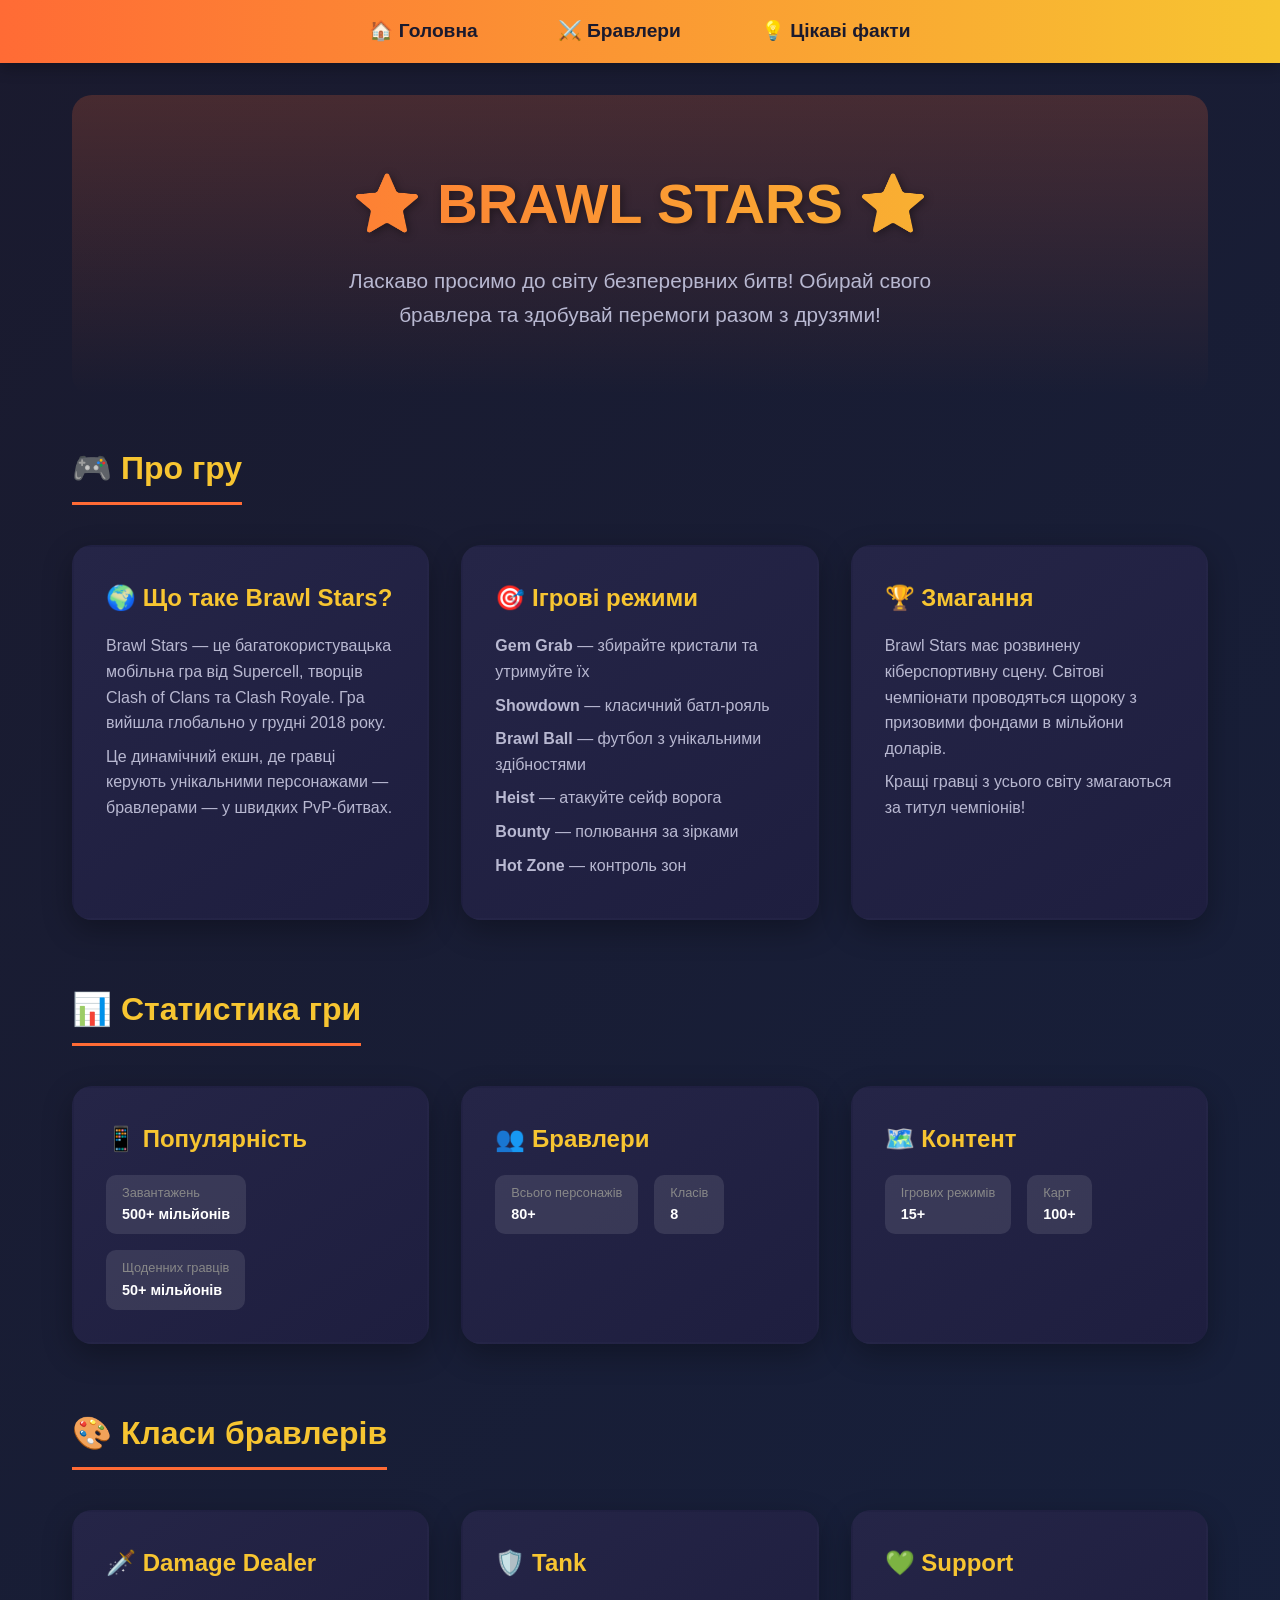
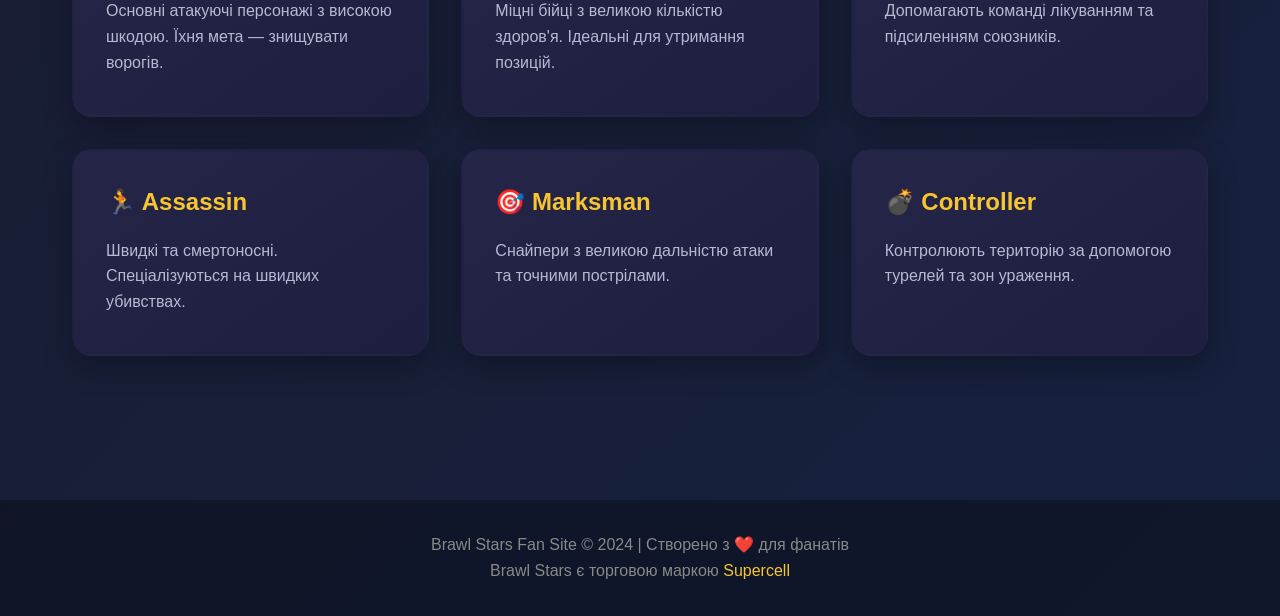
<file: index.html>
<!DOCTYPE html>
<html lang="uk">
<head>
    <meta charset="UTF-8">
    <meta name="viewport" content="width=device-width, initial-scale=1.0">
    <title>Brawl Stars — Головна</title>
    <link
    rel="stylesheet"
    href="https://cdnjs.cloudflare.com/ajax/libs/animate.css/4.1.1/animate.min.css"
  />
    <link rel="stylesheet" href="style.css">
</head>
<body>
    <nav>
        <ul>
            <li><a href="index.html">🏠 Головна</a></li>
            <li><a href="brawlers.html">⚔️ Бравлери</a></li>
            <li><a href="facts.html">💡 Цікаві факти</a></li>
        </ul>
    </nav>
    <div class="container">
        <section class="hero">
            <h1 class="animate__animated animate__slideInUp">⭐ BRAWL STARS ⭐</h1>
            <p class="animate__animated animate__slideInUp">Ласкаво просимо до світу безперервних битв! Обирай свого бравлера та здобувай перемоги разом з друзями!</p>
        </section>
        <section>
            <h2 class="animate__animated animate__slideInUp">🎮 Про гру</h2>
            <div class="cards-grid">
                <div class="card">
                    <h3>🌍 Що таке Brawl Stars?</h3>
                    <p class="animate__animated animate__slideInUp"da>Brawl Stars — це багатокористувацька мобільна гра від Supercell, творців Clash of Clans та Clash Royale. Гра вийшла глобально у грудні 2018 року.</p>
                    <p>Це динамічний екшн, де гравці керують унікальними персонажами — бравлерами — у швидких PvP-битвах.</p>
                </div>
                <div class="card">
                    <h3>🎯 Ігрові режими</h3>
                    <p><strong>Gem Grab</strong> — збирайте кристали та утримуйте їх</p>
                    <p><strong>Showdown</strong> — класичний батл-рояль</p>
                    <p><strong>Brawl Ball</strong> — футбол з унікальними здібностями</p>
                    <p><strong>Heist</strong> — атакуйте сейф ворога</p>
                    <p><strong>Bounty</strong> — полювання за зірками</p>
                    <p><strong>Hot Zone</strong> — контроль зон</p>
                </div>
                <div class="card">
                    <h3>🏆 Змагання</h3>
                    <p class="animate__animated animate__slideInUp">Brawl Stars має розвинену кіберспортивну сцену. Світові чемпіонати проводяться щороку з призовими фондами в мільйони доларів.</p>
                    <p class="animate__animated animate__slideInUp">Кращі гравці з усього світу змагаються за титул чемпіонів!</p>
                </div>
            </div>
        </section>
        <section>
            <h2 class="animate__animated animate__slideInUp">📊 Статистика гри</h2>
            <div class="cards-grid">
                <div class="card">
                    <h3>📱 Популярність</h3>
                    <div class="stats">
                        <div class="stat">
                            <div class="stat-label">Завантажень</div>
                            <strong>500+ мільйонів</strong>
                        </div>
                        <div class="stat">
                            <div class="stat-label">Щоденних гравців</div>
                            <strong>50+ мільйонів</strong>
                        </div>
                    </div>
                </div>
                <div class="card">
                    <h3>👥 Бравлери</h3>
                    <div class="stats">
                        <div class="stat">
                            <div class="stat-label">Всього персонажів</div>
                            <strong>80+</strong>
                        </div>
                        <div class="stat">
                            <div class="stat-label">Класів</div>
                            <strong>8</strong>
                        </div>
                    </div>
                </div>
                <div class="card">
                    <h3>🗺️ Контент</h3>
                    <div class="stats">
                        <div class="stat">
                            <div class="stat-label">Ігрових режимів</div>
                            <strong>15+</strong>
                        </div>
                        <div class="stat">
                            <div class="stat-label">Карт</div>
                            <strong>100+</strong>
                        </div>
                    </div>
                </div>
            </div>
        </section>
        <section>
            <h2>🎨 Класи бравлерів</h2>
            <div class="cards-grid">
                <div class="card">
                    <h3>🗡️ Damage Dealer</h3>
                    <p>Основні атакуючі персонажі з високою шкодою. Їхня мета — знищувати ворогів.</p>
                </div>
                <div class="card">
                    <h3>🛡️ Tank</h3>
                    <p>Міцні бійці з великою кількістю здоров'я. Ідеальні для утримання позицій.</p>
                </div>
                <div class="card">
                    <h3>💚 Support</h3>
                    <p>Допомагають команді лікуванням та підсиленням союзників.</p>
                </div>
                <div class="card">
                    <h3>🏃 Assassin</h3>
                    <p>Швидкі та смертоносні. Спеціалізуються на швидких убивствах.</p>
                </div>
                <div class="card">
                    <h3>🎯 Marksman</h3>
                    <p>Снайпери з великою дальністю атаки та точними пострілами.</p>
                </div>
                <div class="card">
                    <h3>💣 Controller</h3>
                    <p>Контролюють територію за допомогою турелей та зон ураження.</p>
                </div>
            </div>
        </section>
    </div>
    <footer>
        <p>Brawl Stars Fan Site © 2024 | Створено з ❤️ для фанатів</p>
        <p>Brawl Stars є торговою маркою <a href="https://supercell.com" target="_blank">Supercell</a></p>
    </footer>
</body>
</html>
</file>
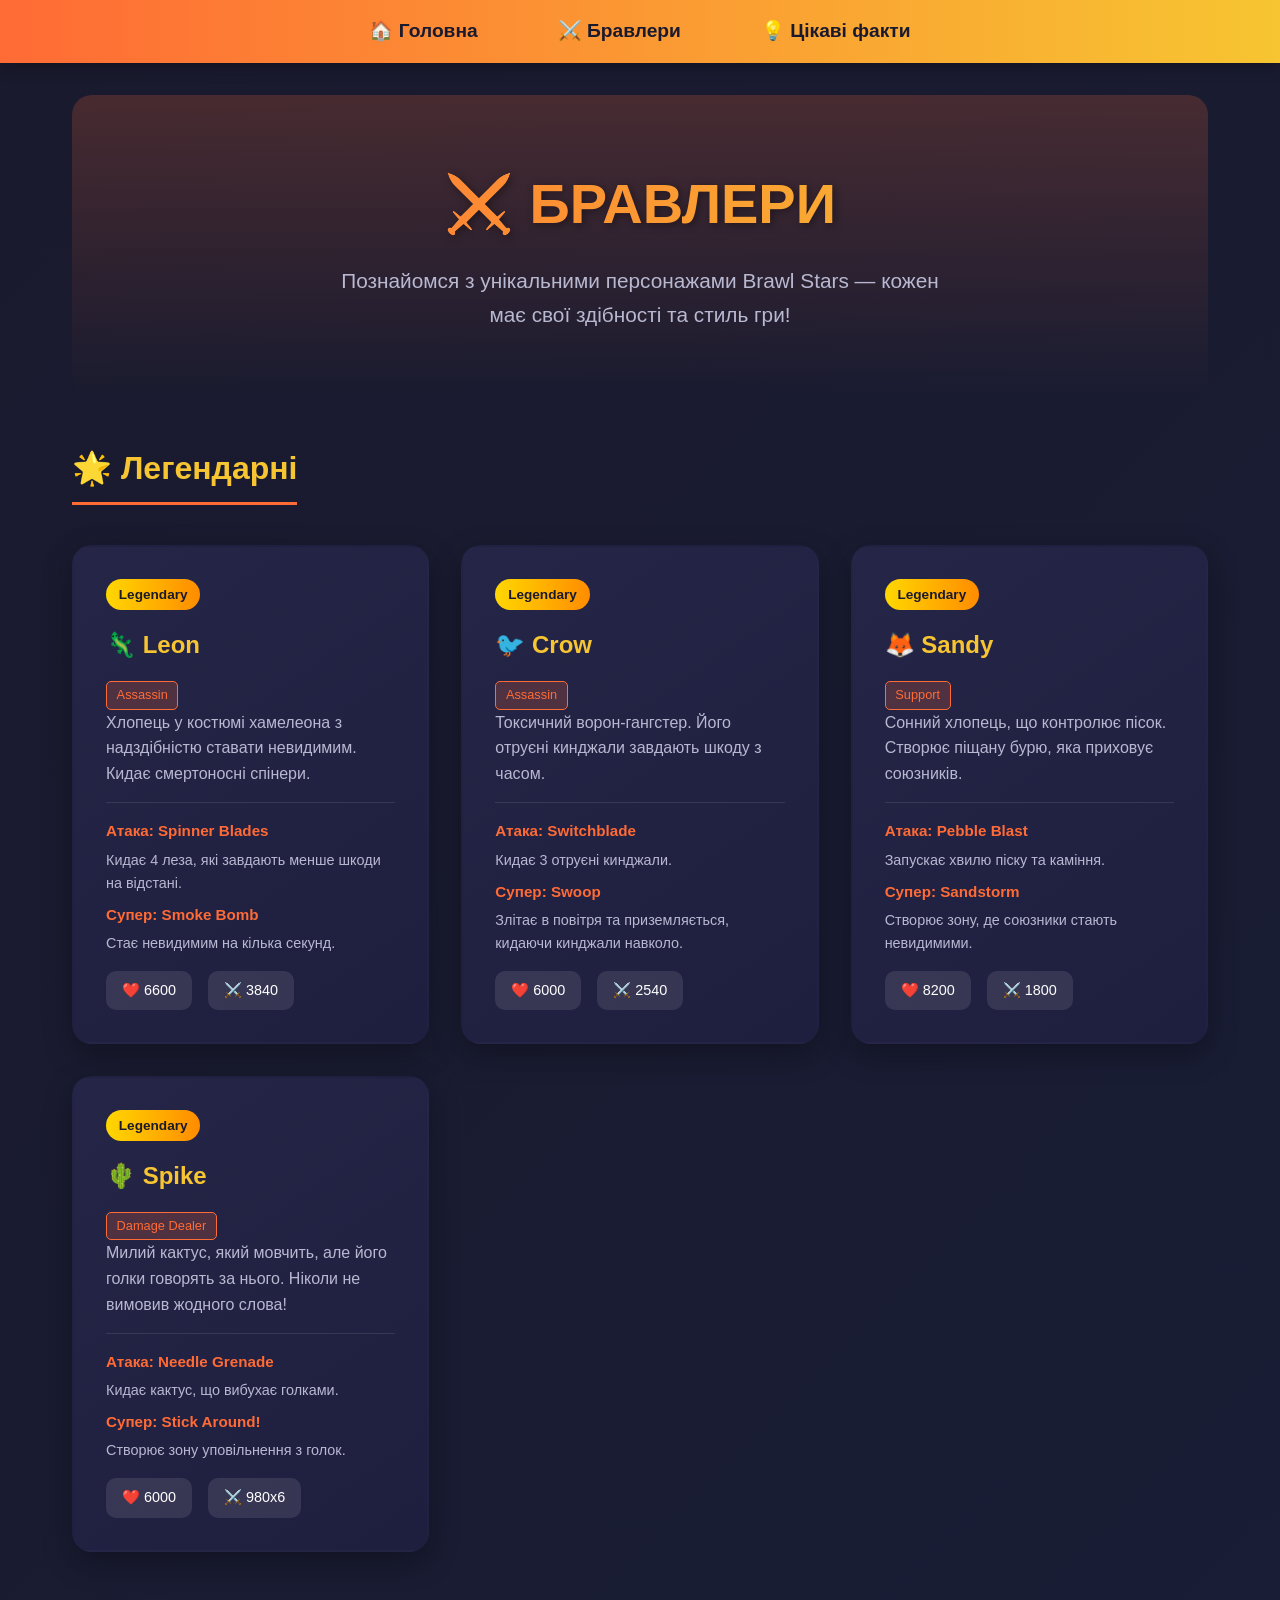
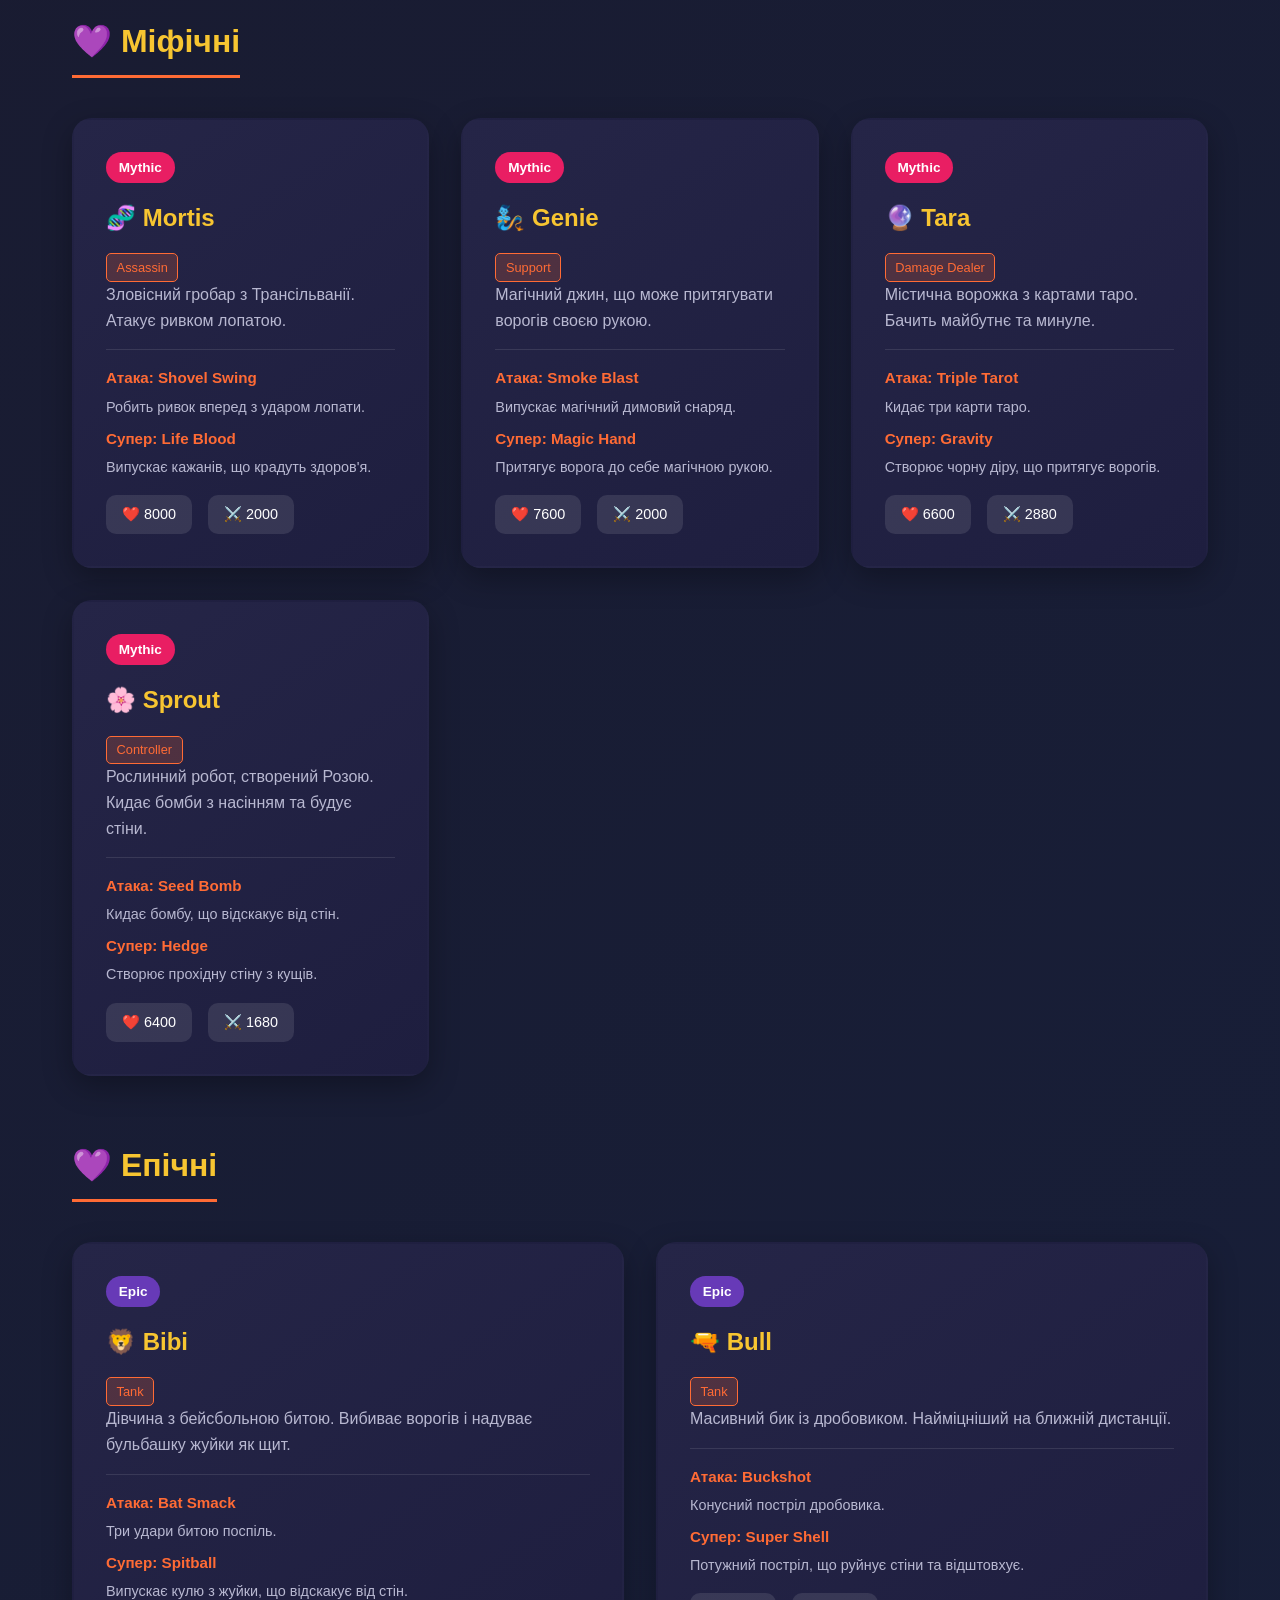
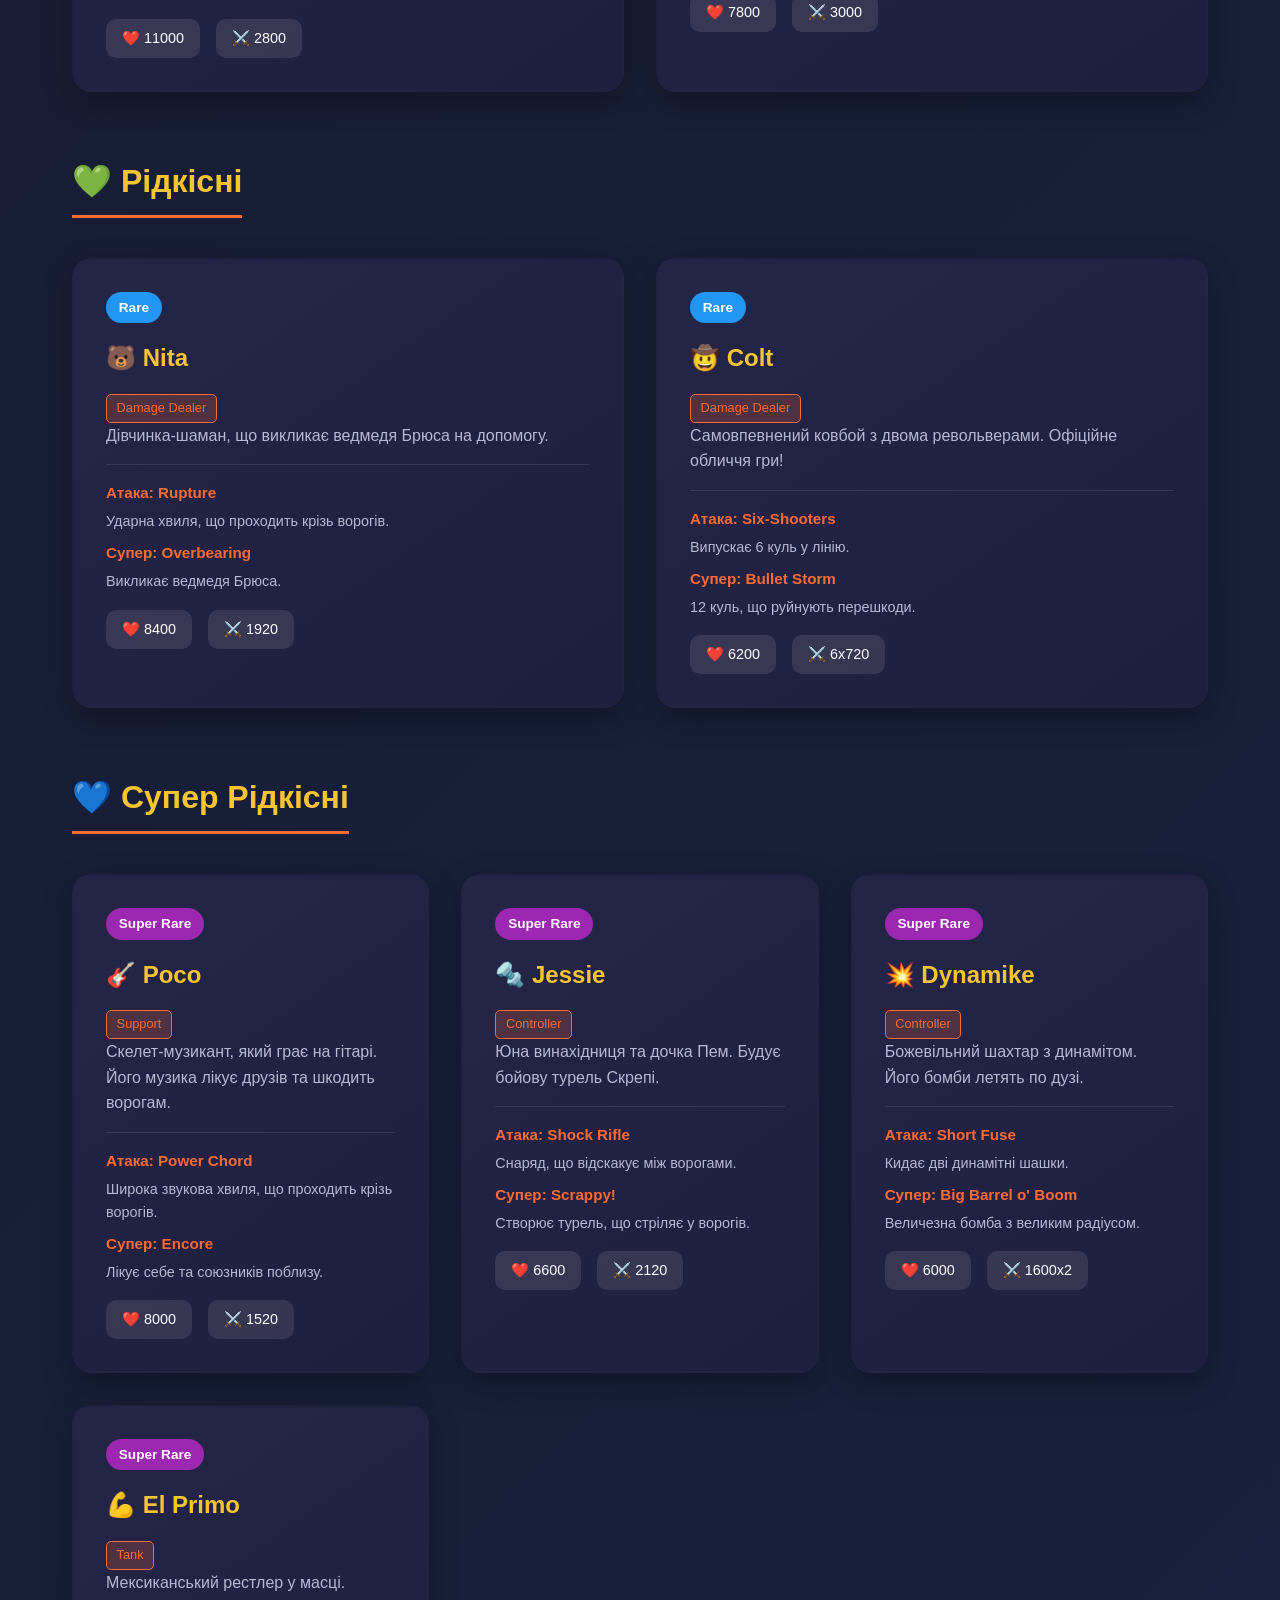
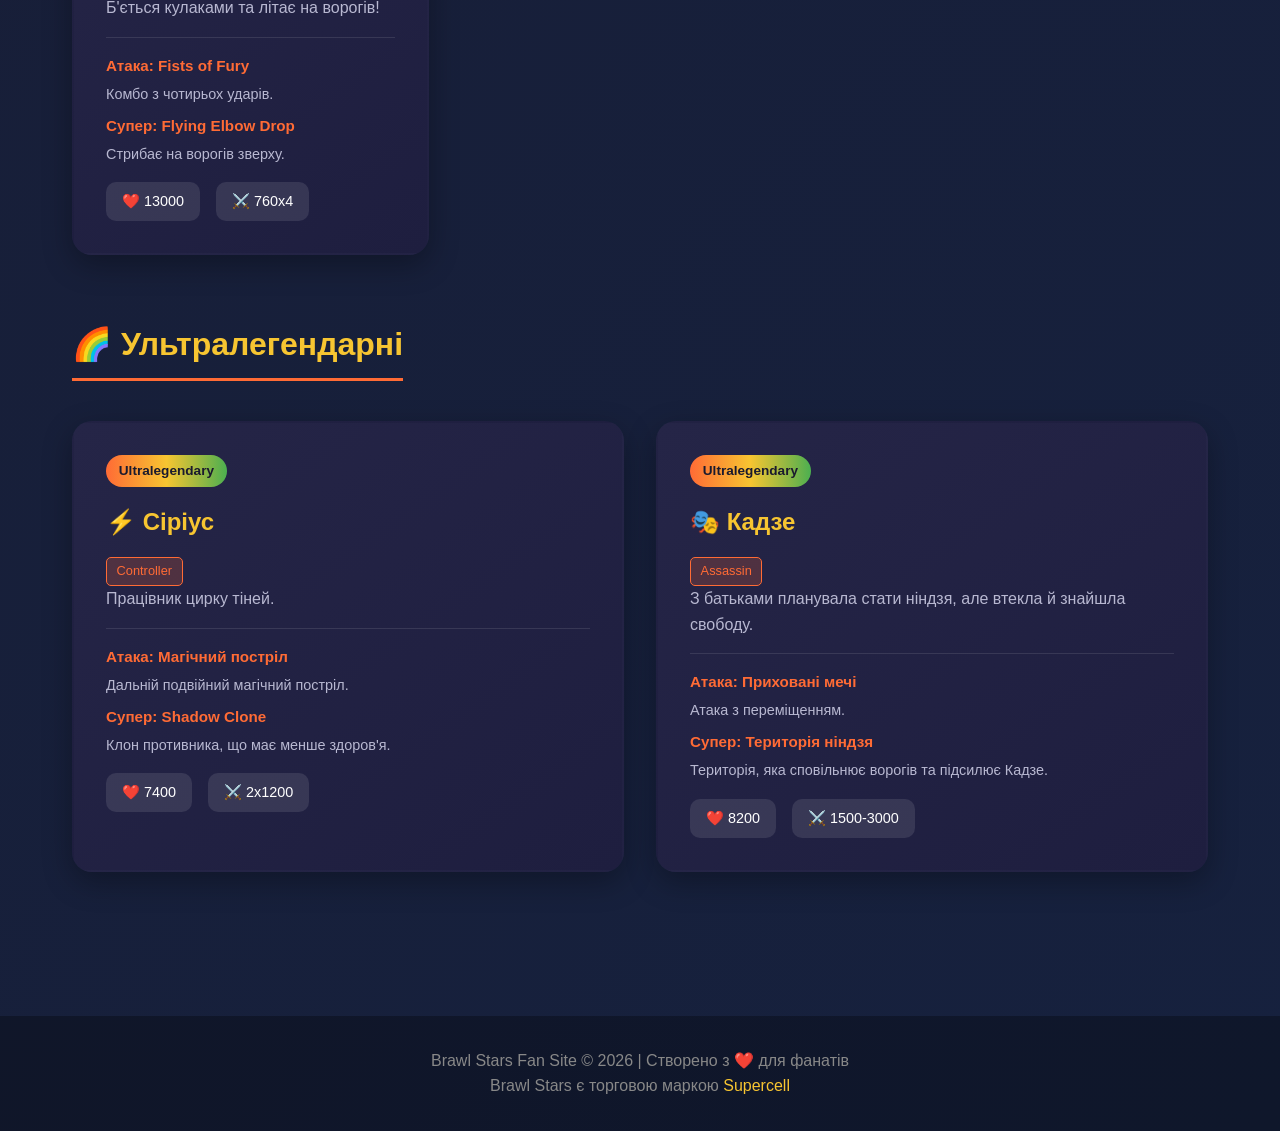
<file: brawlers.html>
<!DOCTYPE html>
<html lang="uk">
 
<head>
    <meta charset="UTF-8">
    <meta name="viewport" content="width=device-width, initial-scale=1.0">
    <title>Brawl Stars — Бравлери</title>
    <link
    rel="stylesheet"
    href="https://cdnjs.cloudflare.com/ajax/libs/animate.css/4.1.1/animate.min.css"
  />
    <link rel="stylesheet" href="style.css">
</head>
 
<body>
    <nav>
        <ul>
            <li><a href="index.html">🏠 Головна</a></li>
            <li><a href="brawlers.html">⚔️ Бравлери</a></li>
            <li><a href="facts.html">💡 Цікаві факти</a></li>
        </ul>
    </nav>
    <div class="container">
        <section class="hero">
            <h1 class="animate__animated animate__slideInUp">⚔️ БРАВЛЕРИ</h1>
            <p class="animate__animated animate__slideInUp">Познайомся з унікальними персонажами Brawl Stars — кожен має свої здібності та стиль гри!</p>
        </section>
 
        <!-- Легендарні -->
        <section>
            <h2 class="animate__animated animate__slideInUp">🌟 Легендарні</h2>
            <div class="cards-grid">
                <div class="card">
                    <span class="rarity rarity-legendary">Legendary</span>
                    <h3>🦎 Leon</h3>
                    <span class="class-tag">Assassin</span>
                    <p>Хлопець у костюмі хамелеона з надздібністю ставати невидимим. Кидає смертоносні спінери.</p>
                    <div class="abilities">
                        <h4>Атака: Spinner Blades</h4>
                        <p>Кидає 4 леза, які завдають менше шкоди на відстані.</p>
                        <h4>Супер: Smoke Bomb</h4>
                        <p>Стає невидимим на кілька секунд.</p>
                    </div>
                    <div class="stats">
                        <div class="stat">❤️ 6600</div>
                        <div class="stat">⚔️ 3840</div>
                    </div>
                </div>
                <div class="card">
                    <span class="rarity rarity-legendary">Legendary</span>
                    <h3>🐦 Crow</h3>
                    <span class="class-tag">Assassin</span>
                    <p>Токсичний ворон-гангстер. Його отруєні кинджали завдають шкоду з часом.</p>
                    <div class="abilities">
                        <h4>Атака: Switchblade</h4>
                        <p>Кидає 3 отруєні кинджали.</p>
                        <h4>Супер: Swoop</h4>
                        <p>Злітає в повітря та приземляється, кидаючи кинджали навколо.</p>
                    </div>
                    <div class="stats">
                        <div class="stat">❤️ 6000</div>
                        <div class="stat">⚔️ 2540</div>
                    </div>
                </div>
                <div class="card">
                    <span class="rarity rarity-legendary">Legendary</span>
                    <h3>🦊 Sandy</h3>
                    <span class="class-tag">Support</span>
                    <p>Сонний хлопець, що контролює пісок. Створює піщану бурю, яка приховує союзників.</p>
                    <div class="abilities">
                        <h4>Атака: Pebble Blast</h4>
                        <p>Запускає хвилю піску та каміння.</p>
                        <h4>Супер: Sandstorm</h4>
                        <p>Створює зону, де союзники стають невидимими.</p>
                    </div>
                    <div class="stats">
                        <div class="stat">❤️ 8200</div>
                        <div class="stat">⚔️ 1800</div>
                    </div>
                </div>
                <div class="card">
                    <span class="rarity rarity-legendary">Legendary</span>
                    <h3>🌵 Spike</h3>
                    <span class="class-tag">Damage Dealer</span>
                    <p>Милий кактус, який мовчить, але його голки говорять за нього. Ніколи не вимовив жодного слова!</p>
                    <div class="abilities">
                        <h4>Атака: Needle Grenade</h4>
                        <p>Кидає кактус, що вибухає голками.</p>
                        <h4>Супер: Stick Around!</h4>
                        <p>Створює зону уповільнення з голок.</p>
                    </div>
                    <div class="stats">
                        <div class="stat">❤️ 6000</div>
                        <div class="stat">⚔️ 980x6</div>
                    </div>
                </div>
            </div>
        </section>
 
        <!-- Міфічні -->
        <section>
            <h2 class="animate__animated animate__slideInUp">💜 Міфічні</h2>
            <div class="cards-grid">
                <div class="card">
                    <span class="rarity rarity-mythic">Mythic</span>
                    <h3>🧬 Mortis</h3>
                    <span class="class-tag">Assassin</span>
                    <p>Зловісний гробар з Трансільванії. Атакує ривком лопатою.</p>
                    <div class="abilities">
                        <h4>Атака: Shovel Swing</h4>
                        <p>Робить ривок вперед з ударом лопати.</p>
                        <h4>Супер: Life Blood</h4>
                        <p>Випускає кажанів, що крадуть здоров'я.</p>
                    </div>
                    <div class="stats">
                        <div class="stat">❤️ 8000</div>
                        <div class="stat">⚔️ 2000</div>
                    </div>
                </div>
                <div class="card">
                    <span class="rarity rarity-mythic">Mythic</span>
                    <h3>🧞 Genie</h3>
                    <span class="class-tag">Support</span>
                    <p>Магічний джин, що може притягувати ворогів своєю рукою.</p>
                    <div class="abilities">
                        <h4>Атака: Smoke Blast</h4>
                        <p>Випускає магічний димовий снаряд.</p>
                        <h4>Супер: Magic Hand</h4>
                        <p>Притягує ворога до себе магічною рукою.</p>
                    </div>
                    <div class="stats">
                        <div class="stat">❤️ 7600</div>
                        <div class="stat">⚔️ 2000</div>
                    </div>
                </div>
                <div class="card">
                    <span class="rarity rarity-mythic">Mythic</span>
                    <h3>🔮 Tara</h3>
                    <span class="class-tag">Damage Dealer</span>
                    <p>Містична ворожка з картами таро. Бачить майбутнє та минуле.</p>
                    <div class="abilities">
                        <h4>Атака: Triple Tarot</h4>
                        <p>Кидає три карти таро.</p>
                        <h4>Супер: Gravity</h4>
                        <p>Створює чорну діру, що притягує ворогів.</p>
                    </div>
                    <div class="stats">
                        <div class="stat">❤️ 6600</div>
                        <div class="stat">⚔️ 2880</div>
                    </div>
                </div>
                <div class="card">
                    <span class="rarity rarity-mythic">Mythic</span>
                    <h3>🌸 Sprout</h3>
                    <span class="class-tag">Controller</span>
                    <p>Рослинний робот, створений Розою. Кидає бомби з насінням та будує стіни.</p>
                    <div class="abilities">
                        <h4>Атака: Seed Bomb</h4>
                        <p>Кидає бомбу, що відскакує від стін.</p>
                        <h4>Супер: Hedge</h4>
                        <p>Створює прохідну стіну з кущів.</p>
                    </div>
                    <div class="stats">
                        <div class="stat">❤️ 6400</div>
                        <div class="stat">⚔️ 1680</div>
                    </div>
                </div>
            </div>
        </section>
 
        <!-- Епічні -->
        <section>
            <h2 class="animate__animated animate__slideInUp">💜 Епічні</h2>
            <div class="cards-grid">
                <div class="card">
                    <span class="rarity rarity-epic">Epic</span>
                    <h3>🦁 Bibi</h3>
                    <span class="class-tag">Tank</span>
                    <p>Дівчина з бейсбольною битою. Вибиває ворогів і надуває бульбашку жуйки як щит.</p>
                    <div class="abilities">
                        <h4>Атака: Bat Smack</h4>
                        <p>Три удари битою поспіль.</p>
                        <h4>Супер: Spitball</h4>
                        <p>Випускає кулю з жуйки, що відскакує від стін.</p>
                    </div>
                    <div class="stats">
                        <div class="stat">❤️ 11000</div>
                        <div class="stat">⚔️ 2800</div>
                    </div>
                </div>
                <div class="card">
                    <span class="rarity rarity-epic">Epic</span>
                    <h3>🔫 Bull</h3>
                    <span class="class-tag">Tank</span>
                    <p>Масивний бик із дробовиком. Найміцніший на ближній дистанції.</p>
                    <div class="abilities">
                        <h4>Атака: Buckshot</h4>
                        <p>Конусний постріл дробовика.</p>
                        <h4>Супер: Super Shell</h4>
                        <p>Потужний постріл, що руйнує стіни та відштовхує.</p>
                    </div>
                    <div class="stats">
                        <div class="stat">❤️ 7800</div>
                        <div class="stat">⚔️ 3000</div>
                    </div>
                </div>
            </div>
        </section>
 
        <!-- Рідкісні та Звичайні -->
        <section>
            <h2 class="animate__animated animate__slideInUp">💚 Рідкісні</h2>
            <div class="cards-grid">
                <div class="card">
                    <span class="rarity rarity-rare">Rare</span>
                    <h3>🐻 Nita</h3>
                    <span class="class-tag">Damage Dealer</span>
                    <p>Дівчинка-шаман, що викликає ведмедя Брюса на допомогу.</p>
                    <div class="abilities">
                        <h4>Атака: Rupture</h4>
                        <p>Ударна хвиля, що проходить крізь ворогів.</p>
                        <h4>Супер: Overbearing</h4>
                        <p>Викликає ведмедя Брюса.</p>
                    </div>
                    <div class="stats">
                        <div class="stat">❤️ 8400</div>
                        <div class="stat">⚔️ 1920</div>
                    </div>
                </div>
                <div class="card">
                    <span class="rarity rarity-rare">Rare</span>
                    <h3>🤠 Colt</h3>
                    <span class="class-tag">Damage Dealer</span>
                    <p>Самовпевнений ковбой з двома револьверами. Офіційне обличчя гри!</p>
                    <div class="abilities">
                        <h4>Атака: Six-Shooters</h4>
                        <p>Випускає 6 куль у лінію.</p>
                        <h4>Супер: Bullet Storm</h4>
                        <p>12 куль, що руйнують перешкоди.</p>
                    </div>
                    <div class="stats">
                        <div class="stat">❤️ 6200</div>
                        <div class="stat">⚔️ 6x720</div>
                    </div>
                </div>
            </div>
        </section>
 
        <!-- Супер Рідкісні -->
        <section>
            <h2 class="animate__animated animate__slideInUp">💙 Супер Рідкісні</h2>
            <div class="cards-grid">
                <div class="card">
                    <span class="rarity rarity-super-rare">Super Rare</span>
                    <h3>🎸 Poco</h3>
                    <span class="class-tag">Support</span>
                    <p>Скелет-музикант, який грає на гітарі. Його музика лікує друзів та шкодить ворогам.</p>
                    <div class="abilities">
                        <h4>Атака: Power Chord</h4>
                        <p>Широка звукова хвиля, що проходить крізь ворогів.</p>
                        <h4>Супер: Encore</h4>
                        <p>Лікує себе та союзників поблизу.</p>
                    </div>
                    <div class="stats">
                        <div class="stat">❤️ 8000</div>
                        <div class="stat">⚔️ 1520</div>
                    </div>
                </div>
                <div class="card">
                    <span class="rarity rarity-super-rare">Super Rare</span>
                    <h3>🔩 Jessie</h3>
                    <span class="class-tag">Controller</span>
                    <p>Юна винахідниця та дочка Пем. Будує бойову турель Скрепі.</p>
                    <div class="abilities">
                        <h4>Атака: Shock Rifle</h4>
                        <p>Снаряд, що відскакує між ворогами.</p>
                        <h4>Супер: Scrappy!</h4>
                        <p>Створює турель, що стріляє у ворогів.</p>
                    </div>
                    <div class="stats">
                        <div class="stat">❤️ 6600</div>
                        <div class="stat">⚔️ 2120</div>
                    </div>
                </div>
                <div class="card">
                    <span class="rarity rarity-super-rare">Super Rare</span>
                    <h3>💥 Dynamike</h3>
                    <span class="class-tag">Controller</span>
                    <p>Божевільний шахтар з динамітом. Його бомби летять по дузі.</p>
                    <div class="abilities">
                        <h4>Атака: Short Fuse</h4>
                        <p>Кидає дві динамітні шашки.</p>
                        <h4>Супер: Big Barrel o' Boom</h4>
                        <p>Величезна бомба з великим радіусом.</p>
                    </div>
                    <div class="stats">
                        <div class="stat">❤️ 6000</div>
                        <div class="stat">⚔️ 1600x2</div>
                    </div>
                </div>
                <div class="card">
                    <span class="rarity rarity-super-rare">Super Rare</span>
                    <h3>💪 El Primo</h3>
                    <span class="class-tag">Tank</span>
                    <p>Мексиканський рестлер у масці. Б'ється кулаками та літає на ворогів!</p>
                    <div class="abilities">
                        <h4>Атака: Fists of Fury</h4>
                        <p>Комбо з чотирьох ударів.</p>
                        <h4>Супер: Flying Elbow Drop</h4>
                        <p>Стрибає на ворогів зверху.</p>
                    </div>
                    <div class="stats">
                        <div class="stat">❤️ 13000</div>
                        <div class="stat">⚔️ 760x4</div>
                    </div>
                </div>
            </div>
        </section>
 
        <!-- Ультралегендарні -->
        <section>
            <h2 class="animate__animated animate__slideInUp">🌈 Ультралегендарні</h2>
            <div class="cards-grid">
                <div class="card">
                    <span class="rarity rarity-chromatic">Ultralegendary</span>
                    <h3>⚡ Сіріус</h3>
                    <span class="class-tag">Controller</span>
                    <p>Працівник цирку тіней.</p>
                    <div class="abilities">
                        <h4>Атака: Магічний постріл</h4>
                        <p>Дальній подвійний магічний постріл.</p>
                        <h4>Супер: Shadow Clone</h4>
                        <p>Клон противника, що має менше здоров'я.</p>
                    </div>
                    <div class="stats">
                        <div class="stat">❤️ 7400</div>
                        <div class="stat">⚔️ 2x1200</div>
                    </div>
                </div>
                <div class="card">
                    <span class="rarity rarity-chromatic">Ultralegendary</span>
                    <h3>🎭 Кадзе</h3>
                    <span class="class-tag">Assassin</span>
                    <p>З батьками планувала стати ніндзя, але втекла й знайшла свободу.</p>
                    <div class="abilities">
                        <h4>Атака: Приховані мечі</h4>
                        <p>Атака з переміщенням.</p>
                        <h4>Супер: Територія ніндзя</h4>
                        <p>Територія, яка сповільнює ворогів та підсилює Кадзе.</p>
                    </div>
                    <div class="stats">
                        <div class="stat">❤️ 8200</div>
                        <div class="stat">⚔️ 1500-3000</div>
                    </div>
                </div>
            </div>
        </section>
    </div>
    <footer>
        <p>Brawl Stars Fan Site © 2026 | Створено з ❤️ для фанатів</p>
        <p>Brawl Stars є торговою маркою <a href="https://supercell.com" target="_blank">Supercell</a></p>
    </footer>
</body>
 
</html>
</file>
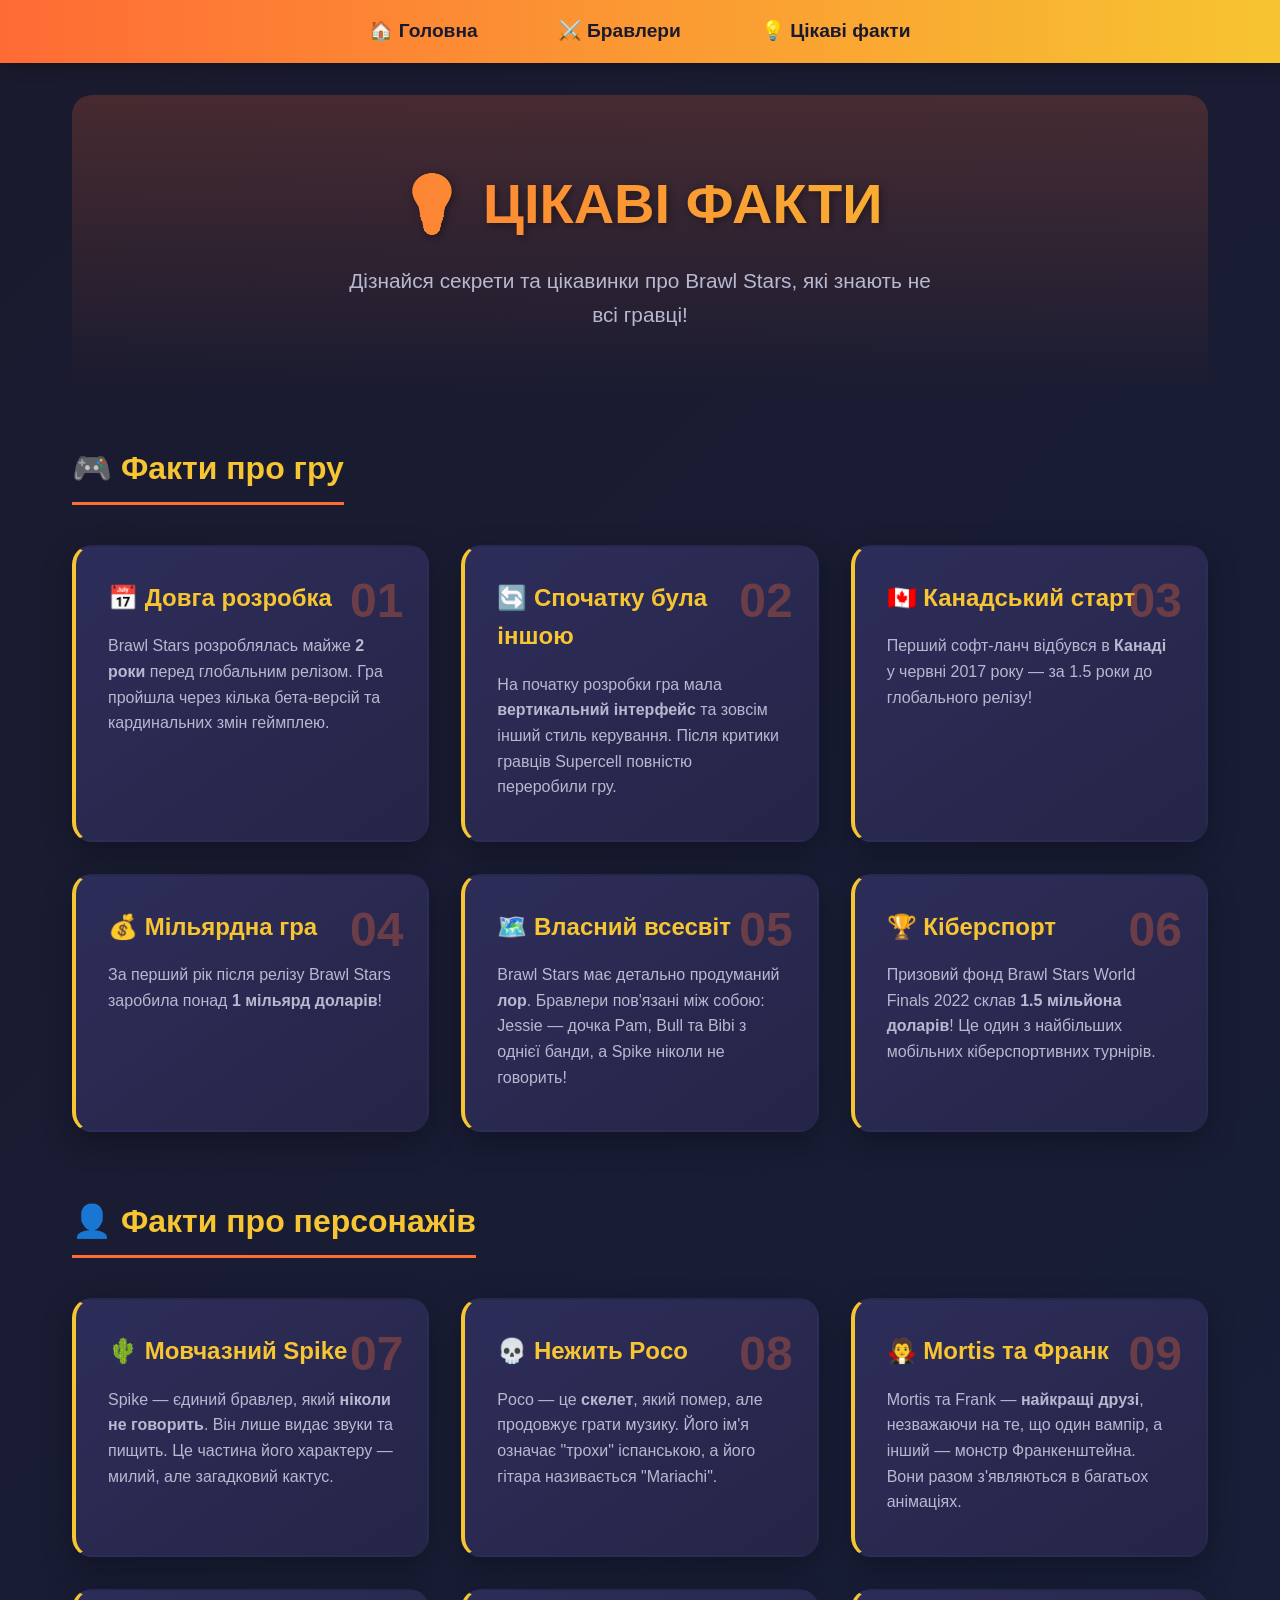
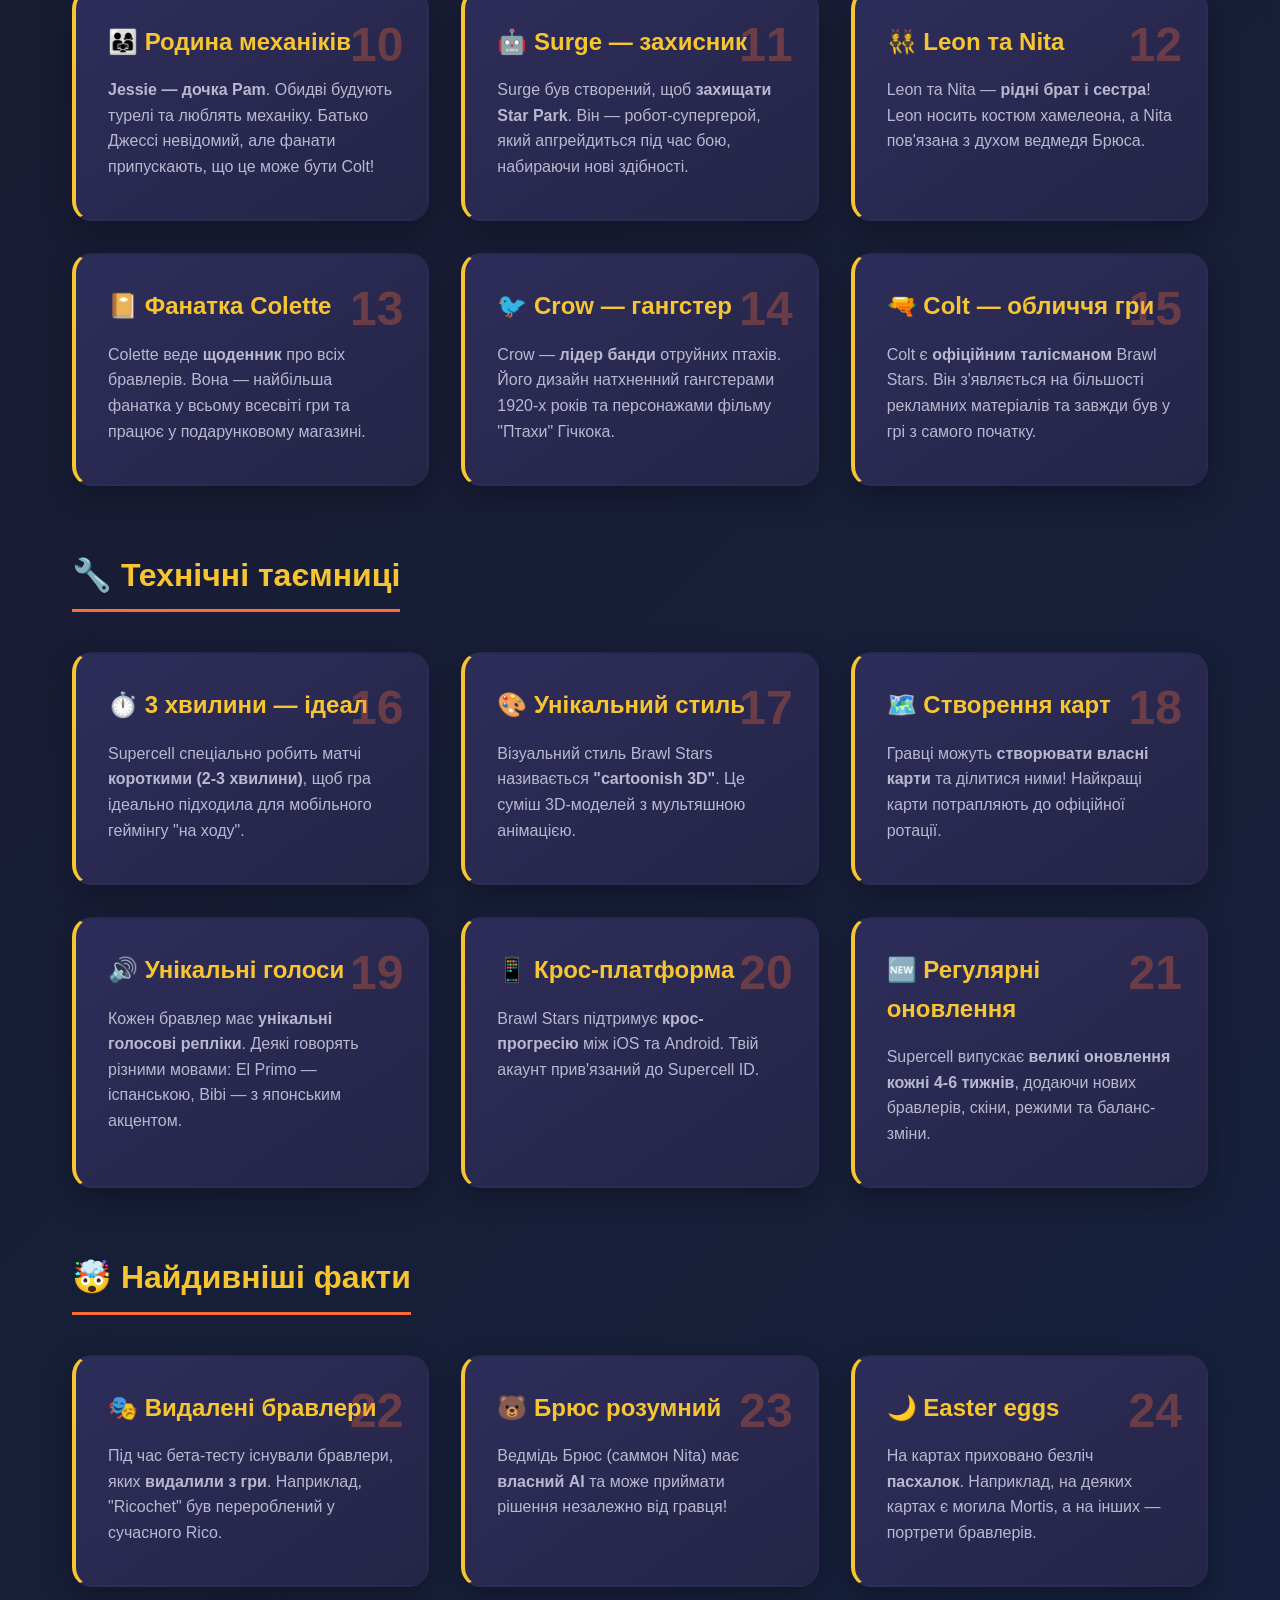
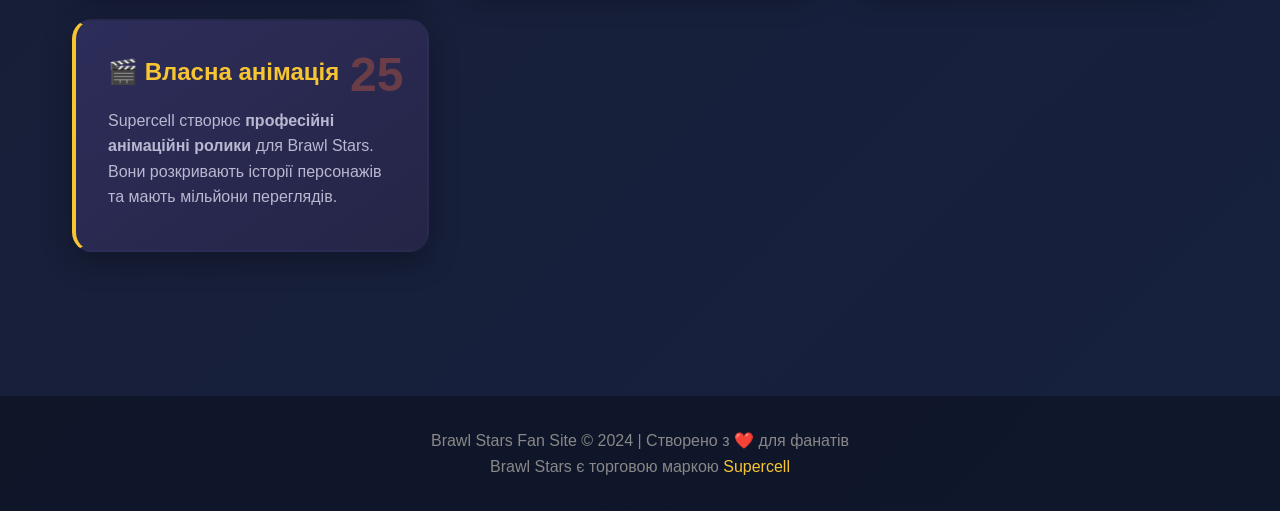
<file: facts.html>
<!DOCTYPE html>
<html lang="uk">
<head>
    <meta charset="UTF-8">
    <meta name="viewport" content="width=device-width, initial-scale=1.0">
    <title>Brawl Stars — Цікаві факти</title>
    <link
    rel="stylesheet"
    href="https://cdnjs.cloudflare.com/ajax/libs/animate.css/4.1.1/animate.min.css"
  />
    <link rel="stylesheet" href="style.css">
</head>
<body>
    <nav>
        <ul>
            <li><a href="index.html">🏠 Головна</a></li>
            <li><a href="brawlers.html">⚔️ Бравлери</a></li>
            <li><a href="facts.html">💡 Цікаві факти</a></li>
        </ul>
    </nav>
    <div class="container">
        <section class="hero">
            <h1 class="animate__animated animate__slideInUp">💡 ЦІКАВІ ФАКТИ</h1>
            <p class="animate__animated animate__slideInUp">Дізнайся секрети та цікавинки про Brawl Stars, які знають не всі гравці!</p>
        </section>
        <section>
            <h2 class="animate__animated animate__slideInUp">🎮 Факти про гру</h2>
            <div class="cards-grid">
                <div class="card fact-card">
                    <span class="fact-number">01</span>
                    <h3>📅 Довга розробка</h3>
                    <p>Brawl Stars розроблялась майже <strong>2 роки</strong> перед глобальним релізом. Гра пройшла через кілька бета-версій та кардинальних змін геймплею.</p>
                </div>
                <div class="card fact-card">
                    <span class="fact-number">02</span>
                    <h3>🔄 Спочатку була іншою</h3>
                    <p class="animate__animated animate__slideInUp">На початку розробки гра мала <strong>вертикальний інтерфейс</strong> та зовсім інший стиль керування. Після критики гравців Supercell повністю переробили гру.</p>
                </div>
                <div class="card fact-card">
                    <span class="fact-number">03</span>
                    <h3>🇨🇦 Канадський старт</h3>
                    <p>Перший софт-ланч відбувся в <strong>Канаді</strong> у червні 2017 року — за 1.5 роки до глобального релізу!</p>
                </div>
                <div class="card fact-card">
                    <span class="fact-number">04</span>
                    <h3 class="animate__animated animate__slideInUp">💰 Мільярдна гра</h3>
                    <p>За перший рік після релізу Brawl Stars заробила понад <strong>1 мільярд доларів</strong>!</p>
                </div>
                <div class="card fact-card">
                    <span class="fact-number">05</span>
                    <h3>🗺️ Власний всесвіт</h3>
                    <p>Brawl Stars має детально продуманий <strong>лор</strong>. Бравлери пов'язані між собою: Jessie — дочка Pam, Bull та Bibi з однієї банди, а Spike ніколи не говорить!</p>
                </div>
                <div class="card fact-card">
                    <span class="fact-number">06</span>
                    <h3>🏆 Кіберспорт</h3>
                    <p>Призовий фонд Brawl Stars World Finals 2022 склав <strong>1.5 мільйона доларів</strong>! Це один з найбільших мобільних кіберспортивних турнірів.</p>
                </div>
            </div>
        </section>
        <section>
            <h2>👤 Факти про персонажів</h2>
            <div class="cards-grid">
                <div class="card fact-card">
                    <span class="fact-number">07</span>
                    <h3>🌵 Мовчазний Spike</h3>
                    <p>Spike — єдиний бравлер, який <strong>ніколи не говорить</strong>. Він лише видає звуки та пищить. Це частина його характеру — милий, але загадковий кактус.</p>
                </div>
                <div class="card fact-card">
                    <span class="fact-number">08</span>
                    <h3>💀 Нежить Poco</h3>
                    <p>Poco — це <strong>скелет</strong>, який помер, але продовжує грати музику. Його ім'я означає "трохи" іспанською, а його гітара називається "Mariachi".</p>
                </div>
                <div class="card fact-card">
                    <span class="fact-number">09</span>
                    <h3>🧛 Mortis та Франк</h3>
                    <p>Mortis та Frank — <strong>найкращі друзі</strong>, незважаючи на те, що один вампір, а інший — монстр Франкенштейна. Вони разом з'являються в багатьох анімаціях.</p>
                </div>
                <div class="card fact-card">
                    <span class="fact-number">10</span>
                    <h3>👨‍👩‍👧 Родина механіків</h3>
                    <p><strong>Jessie — дочка Pam</strong>. Обидві будують турелі та люблять механіку. Батько Джессі невідомий, але фанати припускають, що це може бути Colt!</p>
                </div>
                <div class="card fact-card">
                    <span class="fact-number">11</span>
                    <h3>🤖 Surge — захисник</h3>
                    <p>Surge був створений, щоб <strong>захищати Star Park</strong>. Він — робот-супергерой, який апгрейдиться під час бою, набираючи нові здібності.</p>
                </div>
                <div class="card fact-card">
                    <span class="fact-number">12</span>
                    <h3>👯 Leon та Nita</h3>
                    <p>Leon та Nita — <strong>рідні брат і сестра</strong>! Leon носить костюм хамелеона, а Nita пов'язана з духом ведмедя Брюса.</p>
                </div>
                <div class="card fact-card">
                    <span class="fact-number">13</span>
                    <h3>📔 Фанатка Colette</h3>
                    <p>Colette веде <strong>щоденник</strong> про всіх бравлерів. Вона — найбільша фанатка у всьому всесвіті гри та працює у подарунковому магазині.</p>
                </div>
                <div class="card fact-card">
                    <span class="fact-number">14</span>
                    <h3>🐦 Crow — гангстер</h3>
                    <p>Crow — <strong>лідер банди</strong> отруйних птахів. Його дизайн натхненний гангстерами 1920-х років та персонажами фільму "Птахи" Гічкока.</p>
                </div>
                <div class="card fact-card">
                    <span class="fact-number">15</span>
                    <h3>🔫 Colt — обличчя гри</h3>
                    <p>Colt є <strong>офіційним талісманом</strong> Brawl Stars. Він з'являється на більшості рекламних матеріалів та завжди був у грі з самого початку.</p>
                </div>
            </div>
        </section>
        <section>
            <h2>🔧 Технічні таємниці</h2>
            <div class="cards-grid">
                <div class="card fact-card">
                    <span class="fact-number">16</span>
                    <h3>⏱️ 3 хвилини — ідеал</h3>
                    <p>Supercell спеціально робить матчі <strong>короткими (2-3 хвилини)</strong>, щоб гра ідеально підходила для мобільного геймінгу "на ходу".</p>
                </div>
                <div class="card fact-card">
                    <span class="fact-number">17</span>
                    <h3>🎨 Унікальний стиль</h3>
                    <p>Візуальний стиль Brawl Stars називається <strong>"cartoonish 3D"</strong>. Це суміш 3D-моделей з мультяшною анімацією.</p>
                </div>
                <div class="card fact-card">
                    <span class="fact-number">18</span>
                    <h3>🗺️ Створення карт</h3>
                    <p>Гравці можуть <strong>створювати власні карти</strong> та ділитися ними! Найкращі карти потрапляють до офіційної ротації.</p>
                </div>
                <div class="card fact-card">
                    <span class="fact-number">19</span>
                    <h3>🔊 Унікальні голоси</h3>
                    <p>Кожен бравлер має <strong>унікальні голосові репліки</strong>. Деякі говорять різними мовами: El Primo — іспанською, Bibi — з японським акцентом.</p>
                </div>
                <div class="card fact-card">
                    <span class="fact-number">20</span>
                    <h3>📱 Крос-платформа</h3>
                    <p>Brawl Stars підтримує <strong>крос-прогресію</strong> між iOS та Android. Твій акаунт прив'язаний до Supercell ID.</p>
                </div>
                <div class="card fact-card">
                    <span class="fact-number">21</span>
                    <h3>🆕 Регулярні оновлення</h3>
                    <p>Supercell випускає <strong>великі оновлення кожні 4-6 тижнів</strong>, додаючи нових бравлерів, скіни, режими та баланс-зміни.</p>
                </div>
            </div>
        </section>
        <section>
            <h2>🤯 Найдивніші факти</h2>
            <div class="cards-grid">
                <div class="card fact-card">
                    <span class="fact-number">22</span>
                    <h3>🎭 Видалені бравлери</h3>
                    <p>Під час бета-тесту існували бравлери, яких <strong>видалили з гри</strong>. Наприклад, "Ricochet" був перероблений у сучасного Rico.</p>
                </div>
                <div class="card fact-card">
                    <span class="fact-number">23</span>
                    <h3>🐻 Брюс розумний</h3>
                    <p>Ведмідь Брюс (саммон Nita) має <strong>власний AI</strong> та може приймати рішення незалежно від гравця!</p>
                </div>
                <div class="card fact-card">
                    <span class="fact-number">24</span>
                    <h3>🌙 Easter eggs</h3>
                    <p>На картах приховано безліч <strong>пасхалок</strong>. Наприклад, на деяких картах є могила Mortis, а на інших — портрети бравлерів.</p>
                </div>
                <div class="card fact-card">
                    <span class="fact-number">25</span>
                    <h3>🎬 Власна анімація</h3>
                    <p>Supercell створює <strong>професійні анімаційні ролики</strong> для Brawl Stars. Вони розкривають історії персонажів та мають мільйони переглядів.</p>
                </div>
            </div>
        </section>
    </div>
    <footer>
        <p>Brawl Stars Fan Site © 2024 | Створено з ❤️ для фанатів</p>
        <p>Brawl Stars є торговою маркою <a href="https://supercell.com" target="_blank">Supercell</a></p>
    </footer>
</body>
</html>
</file>
<file: style.css>
/* Загальні стилі */
* {
    margin: 0;
    padding: 0;
    box-sizing: border-box;
}
body {
    font-family: 'Segoe UI', Tahoma, Geneva, Verdana, sans-serif;
    background: linear-gradient(135deg, #1a1a2e 0%, #16213e 100%);
    color: #ffffff;
    min-height: 100vh;
    line-height: 1.6;
}
/* Навігація */
nav {
    background: linear-gradient(90deg, #ff6b35, #f7c531);
    padding: 1rem 2rem;
    position: sticky;
    top: 0;
    z-index: 100;
    box-shadow: 0 4px 15px rgba(0, 0, 0, 0.3);
}
nav ul {
    list-style: none;
    display: flex;
    justify-content: center;
    gap: 3rem;
}
nav a {
    color: #1a1a2e;
    text-decoration: none;
    font-weight: bold;
    font-size: 1.2rem;
    padding: 0.5rem 1rem;
    border-radius: 8px;
    transition: all 0.3s ease;
}
nav a:hover {
    background: rgba(255, 255, 255, 0.3);
    transform: scale(1.1);
}
/* Головний контент */
.container {
    max-width: 1200px;
    margin: 0 auto;
    padding: 2rem;
}
/* Герой-секція */
.hero {
    text-align: center;
    padding: 4rem 2rem;
    background: linear-gradient(180deg, rgba(255, 107, 53, 0.2) 0%, transparent 100%);
    border-radius: 20px;
    margin-bottom: 3rem;
}
.hero h1 {
    font-size: 3.5rem;
    background: linear-gradient(90deg, #ff6b35, #f7c531);
    -webkit-background-clip: text;
    -webkit-text-fill-color: transparent;
    background-clip: text;
    margin-bottom: 1rem;
    /* text-shadow не працює з -webkit-text-fill-color: transparent; замінено на filter */
    filter: drop-shadow(2px 2px 4px rgba(0, 0, 0, 0.4));
}
.hero p {
    font-size: 1.3rem;
    color: #b8b8d1;
    max-width: 600px;
    margin: 0 auto;
}
/* Картки */
.cards-grid {
    display: grid;
    grid-template-columns: repeat(auto-fit, minmax(300px, 1fr));
    gap: 2rem;
    padding: 1rem 0;
}
.card {
    background: linear-gradient(145deg, #252547, #1e1e3f);
    border-radius: 20px;
    padding: 2rem;
    border: 2px solid transparent;
    transition: all 0.3s ease;
    box-shadow: 0 10px 30px rgba(0, 0, 0, 0.3);
}
.card:hover {
    transform: translateY(-10px);
    border-color: #ff6b35;
    box-shadow: 0 20px 40px rgba(255, 107, 53, 0.2);
}
.card h3 {
    color: #f7c531;
    font-size: 1.5rem;
    margin-bottom: 1rem;
    display: flex;
    align-items: center;
    gap: 0.5rem;
}
.card p {
    color: #b8b8d1;
    margin-bottom: 0.5rem;
}
/* Бейджі рідкості */
.rarity {
    display: inline-block;
    padding: 0.3rem 0.8rem;
    border-radius: 20px;
    font-size: 0.85rem;
    font-weight: bold;
    margin-bottom: 1rem;
}
.rarity-common { background: #8bc34a; color: #1a1a2e; }
.rarity-rare { background: #2196f3; color: #fff; }
.rarity-super-rare { background: #9c27b0; color: #fff; }
.rarity-epic { background: #673ab7; color: #fff; }
.rarity-mythic { background: #e91e63; color: #fff; }
.rarity-legendary { background: linear-gradient(90deg, #ffd700, #ff8c00); color: #1a1a2e; }
.rarity-chromatic { background: linear-gradient(90deg, #ff6b35, #f7c531, #4caf50); color: #1a1a2e; }
/* Статистика */
.stats {
    display: flex;
    gap: 1rem;
    margin-top: 1rem;
    flex-wrap: wrap;
}
.stat {
    background: rgba(255, 255, 255, 0.1);
    padding: 0.5rem 1rem;
    border-radius: 10px;
    font-size: 0.9rem;
}
.stat-label {
    color: #888;
    font-size: 0.8rem;
}
/* Факти */
.fact-card {
    position: relative;
    overflow: hidden;
    background: linear-gradient(145deg, #2d2d5a, #252547);
    border-left: 4px solid #f7c531;
}
.fact-number {
    font-size: 3rem;
    font-weight: bold;
    color: #ff6b35;
    opacity: 0.3;
    position: absolute;
    top: 1rem;
    right: 1.5rem;
}
/* Секції */
section {
    margin-bottom: 3rem;
}
section h2 {
    font-size: 2rem;
    color: #f7c531;
    margin-bottom: 1.5rem;
    padding-bottom: 0.5rem;
    border-bottom: 3px solid #ff6b35;
    display: inline-block;
}
/* Футер */
footer {
    text-align: center;
    padding: 2rem;
    background: rgba(0, 0, 0, 0.3);
    margin-top: 3rem;
    color: #888;
}
footer a {
    color: #f7c531;
    text-decoration: none;
}
/* Теги класів персонажів */
.class-tag {
    display: inline-block;
    padding: 0.2rem 0.6rem;
    background: rgba(255, 107, 53, 0.2);
    border: 1px solid #ff6b35;
    border-radius: 5px;
    font-size: 0.8rem;
    color: #ff6b35;
    margin-right: 0.5rem;
}
/* Опис здібностей */
.abilities {
    margin-top: 1rem;
    padding-top: 1rem;
    border-top: 1px solid rgba(255, 255, 255, 0.1);
}
.abilities h4 {
    color: #ff6b35;
    font-size: 0.95rem;
    margin-bottom: 0.3rem;
}
.abilities p {
    font-size: 0.9rem;
}
/* Адаптивність */
@media (max-width: 768px) {
    .hero h1 {
        font-size: 2.5rem;
    }
    
    nav ul {
        gap: 1rem;
    }
    
    nav a {
        font-size: 1rem;
    }
    
    .cards-grid {
        grid-template-columns: 1fr;
    }
}
</file>
